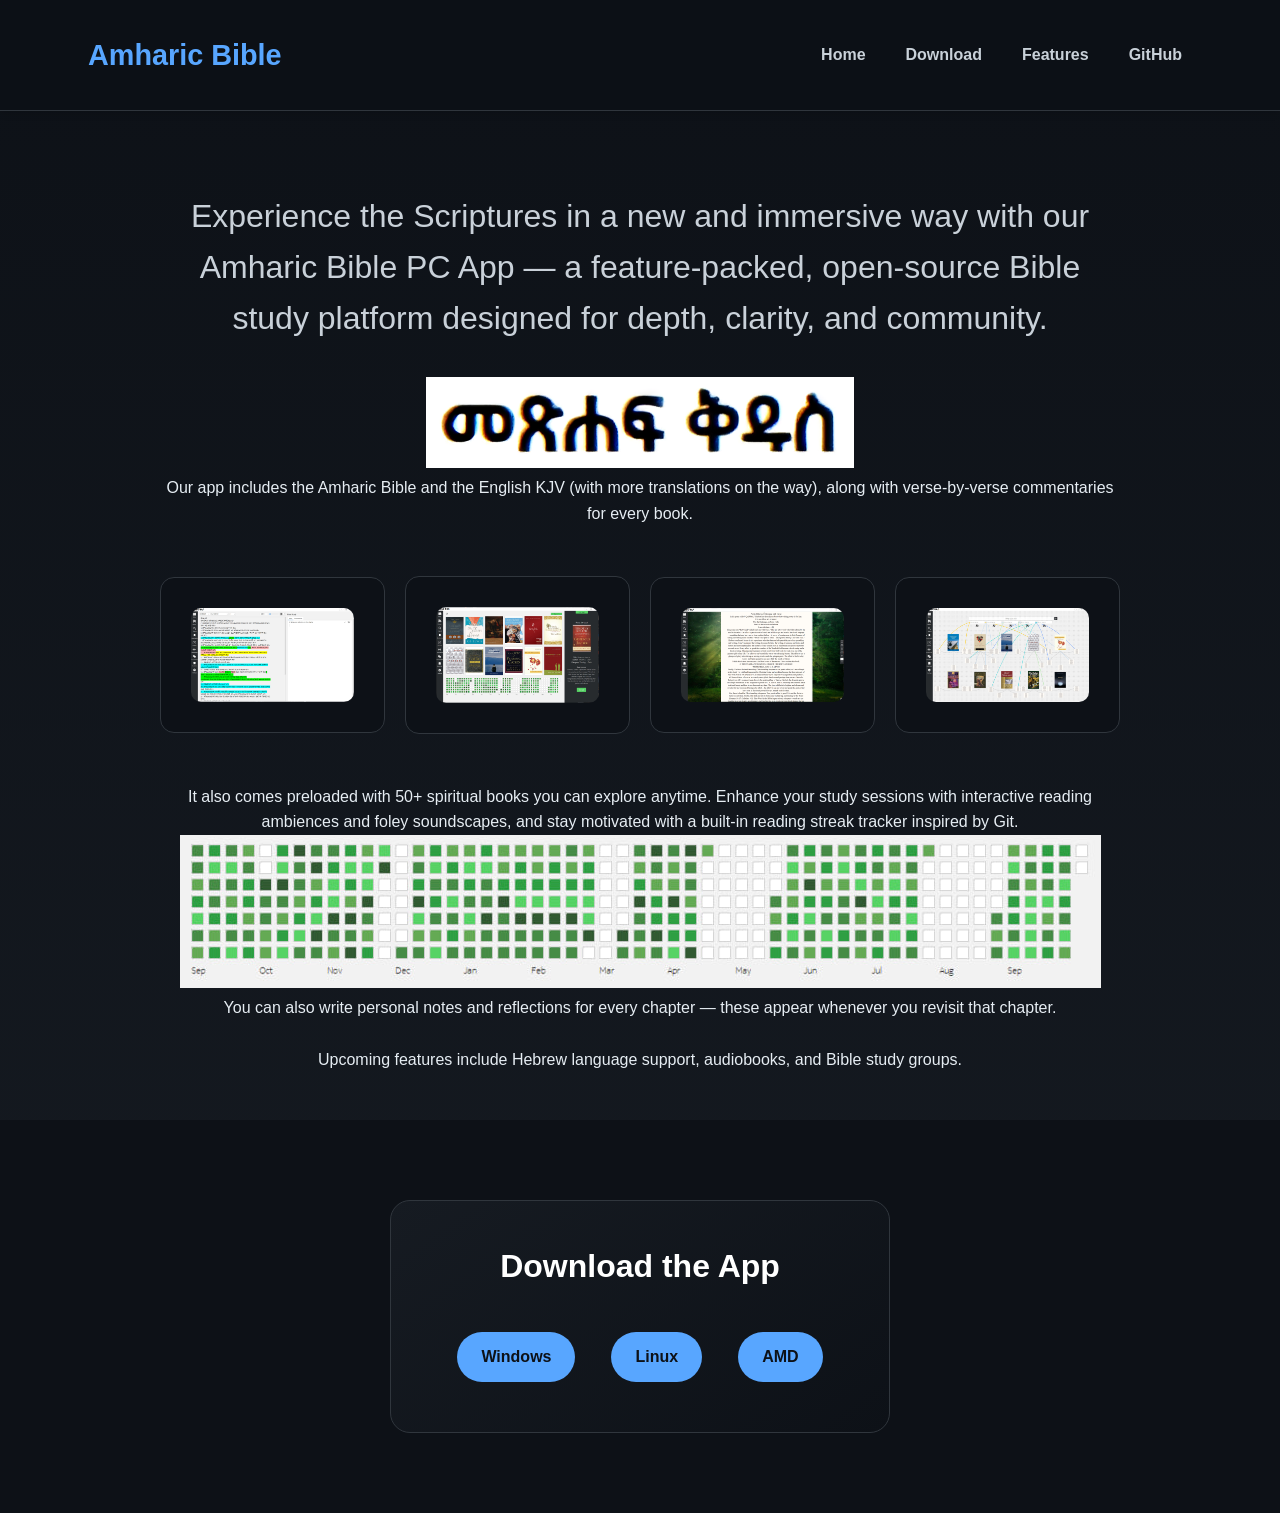
<file: index.html>
<!DOCTYPE html>
<html lang="en">

<head>
    <meta charset="UTF-8">
    <meta name="viewport" content="width=device-width, initial-scale=1.0">
    <title>Amharic Bible Download Site</title>
    <link rel="stylesheet" href="styles.css">
</head>

<body>

    <!-- NAVBAR -->
    <header class="navbar">
        <div class="nav-container">
            <h1 class="logo">Amharic Bible</h1>
            <nav class="nav-links">
                <a href="index.html">Home</a>
                <a href="download.html">Download</a>
                <a href="features.html">Features</a>
                <a href="https://github.com/Bonsa-Dereje/Amharic-Bible-PC" target="_blank">GitHub</a>
            </nav>
        </div>
    </header>

    <!-- LANDING -->
    <section class="landing">
        <div class="landingSection">

            <p class="intro-text">
                Experience the Scriptures in a new and immersive way with our Amharic Bible PC App — a feature-packed,
                open-source Bible study platform designed for depth, clarity, and community.
            </p>

            <img src="./assets/title.png" alt="App Title Name" class="title-image">

            <p class="description">
                Our app includes the Amharic Bible and the English KJV (with more translations on the way), along with
                verse-by-verse commentaries for every book.
            </p>

            <!-- SCREENSHOT TILES -->
            <div class="tile-grid">
                <div class="tile"><img src="assets/appLanding.jpg" alt="Screenshot 1"></div>
                <div class="tile"><img src="assets/libraryTab.jpg" alt="Screenshot 2"></div>
                <div class="tile"><img src="assets/scs4.jpg" alt="Screenshot 3"></div>
                <div class="tile"><img src="assets/nodes.jpg" alt="Screenshot 4"></div>
            </div>

            <p class="description">
                It also comes preloaded with 50+ spiritual books you can explore anytime. Enhance your study sessions
                with interactive reading ambiences and foley soundscapes, and stay motivated with a built-in reading
                streak tracker inspired by Git.
            </p>

            <img src="assets/heatMap.png" alt="Reading Streak Heatmap" class="heatmap">

            <p class="description">
                You can also write personal notes and reflections for every chapter — these appear whenever you revisit
                that chapter.
                <br><br>
                Upcoming features include Hebrew language support, audiobooks, and Bible study groups.
            </p>

        </div>
    </section>

    <!-- DOWNLOAD -->
    <section class="download-section">
        <div class="download-card">
            <h2>Download the App</h2>
            <div class="download-links">
                <a href="download.html">Windows</a>
                <a href="download.html">Linux</a>
                <a href="download.html">AMD</a>
            </div>
        </div>
    </section>

    <!-- NEWSLETTER POPUP -->
    <div class="popup-overlay" id="newsletterPopup">
        <div class="popup-content">
            <span class="close-btn" id="closePopup">&times;</span>
            <h3>Stay Updated!</h3>
            <p>Sign up for our newsletter to get the latest updates on Amharic Bible translations and features.</p>
            <form class="download-form" style="margin: 0; display: block;">
                <input type="email" placeholder="Enter your email" required
                    style="width: 100%; margin-bottom: 10px; padding: 10px; border-radius: 6px; border: 1px solid #30363d; background: #0d1117; color: #fff;">
                <button type="submit" class="btn-primary" style="width: 100%;">Sign Up</button>
            </form>
        </div>
    </div>
</body>

</html>
<script>
    const links = document.querySelectorAll('.download-links a');
    links.forEach(link => {
        link.addEventListener('click', () => {
            alert('Redirecting to download page...');
        });
    });
    setTimeout(() => {
        document.getElementById('newsletterPopup').style.display = 'flex';
    }, 5000);

    document.getElementById('closePopup').addEventListener('click', () => {
        document.getElementById('newsletterPopup').style.display = 'none';
    });
</script>
</file>
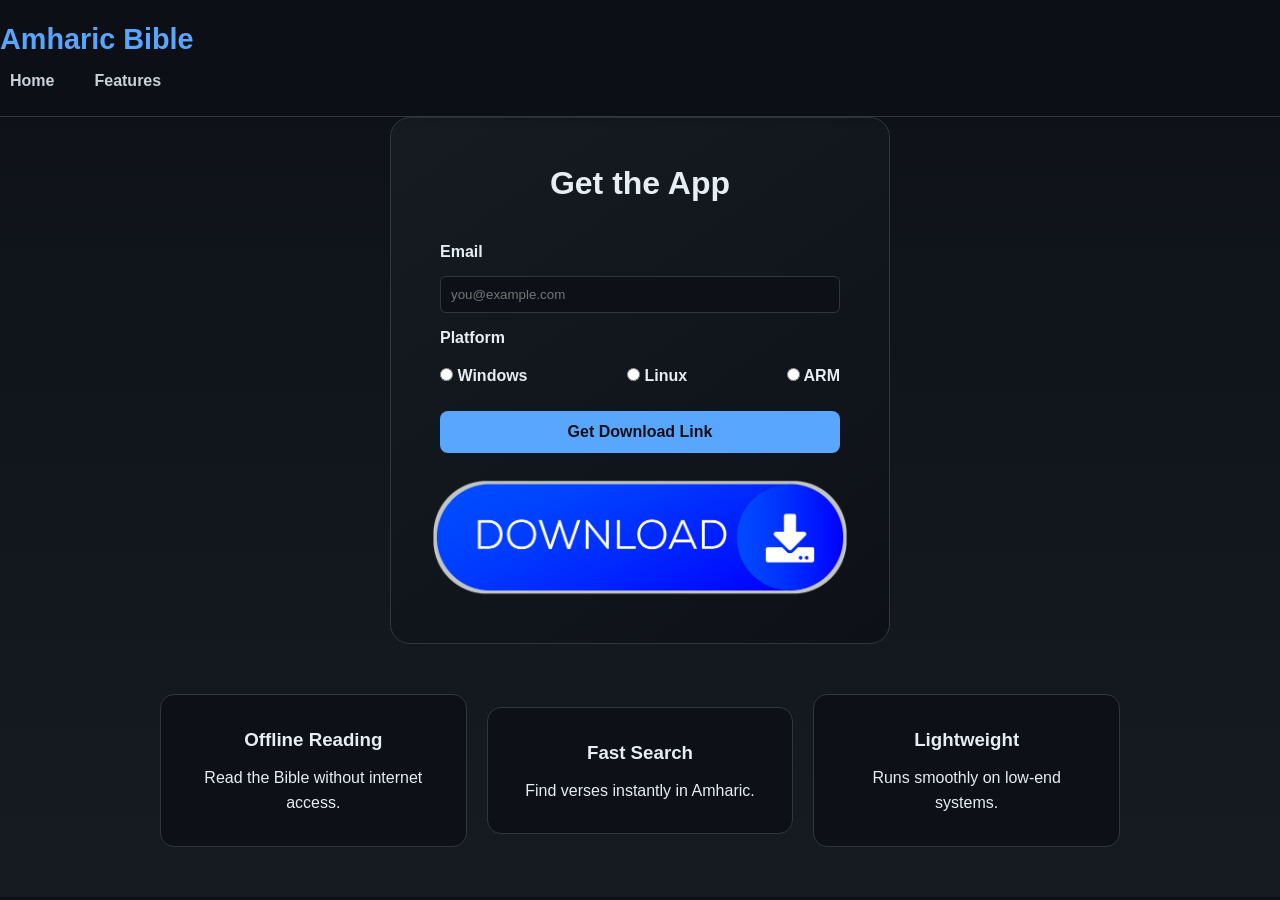
<file: download.html>
<!doctype html>
<html lang="en">

<head>
    <meta charset="UTF-8" />
    <meta name="viewport" content="width=device-width, initial-scale=1.0" />
    <title>Amharic Bible</title>
    <link rel="stylesheet" href="styles.css" />
</head>

<body>

    <!-- NAV BAR -->
    <header class="navbar">
        <div class="nav-left">
            <h1 class="logo">Amharic Bible</h1>
        </div>
        <nav class="nav-right">
            <a href="index.html" class="nav-link">Home</a>
            <a href="features.html" class="nav-link">Features</a>
        </nav>
    </header>

    <!-- MAIN CONTENT -->
    <main class="container">

        <!-- DOWNLOAD TILE -->
        <section class="tile download-tile">
            <h2>Get the App</h2>

            <form class="download-form">
                <label>Email</label>
                <input type="email" name="email" placeholder="you@example.com" required />

                <label>Platform</label>
                <div class="radio-group">
                    <label><input type="radio" name="platform" value="Windows" required /> Windows</label>
                    <label><input type="radio" name="platform" value="Linux" /> Linux</label>
                    <label><input type="radio" name="platform" value="ARM" /> ARM</label>
                </div>

                <button type="submit" class="btn-primary">
                    Get Download Link
                </button>
            </form>

            <img src="./assets/download.png" alt="Download the App" class="download-image" />
        </section>

        <!-- FEATURE TILES -->
        <section class="tiles-row">
            <div class="tile feature-tile">
                <h3>Offline Reading</h3>
                <p>Read the Bible without internet access.</p>
            </div>

            <div class="tile feature-tile">
                <h3>Fast Search</h3>
                <p>Find verses instantly in Amharic.</p>
            </div>

            <div class="tile feature-tile">
                <h3>Lightweight</h3>
                <p>Runs smoothly on low-end systems.</p>
            </div>
        </section>

    </main>

    <script>
        document.querySelector('.download-form').addEventListener('submit', (e) => {
            e.preventDefault();
            alert('Thank you! The download link has been sent to your email.');
        });
    </script>
</body>

</html>
</file>
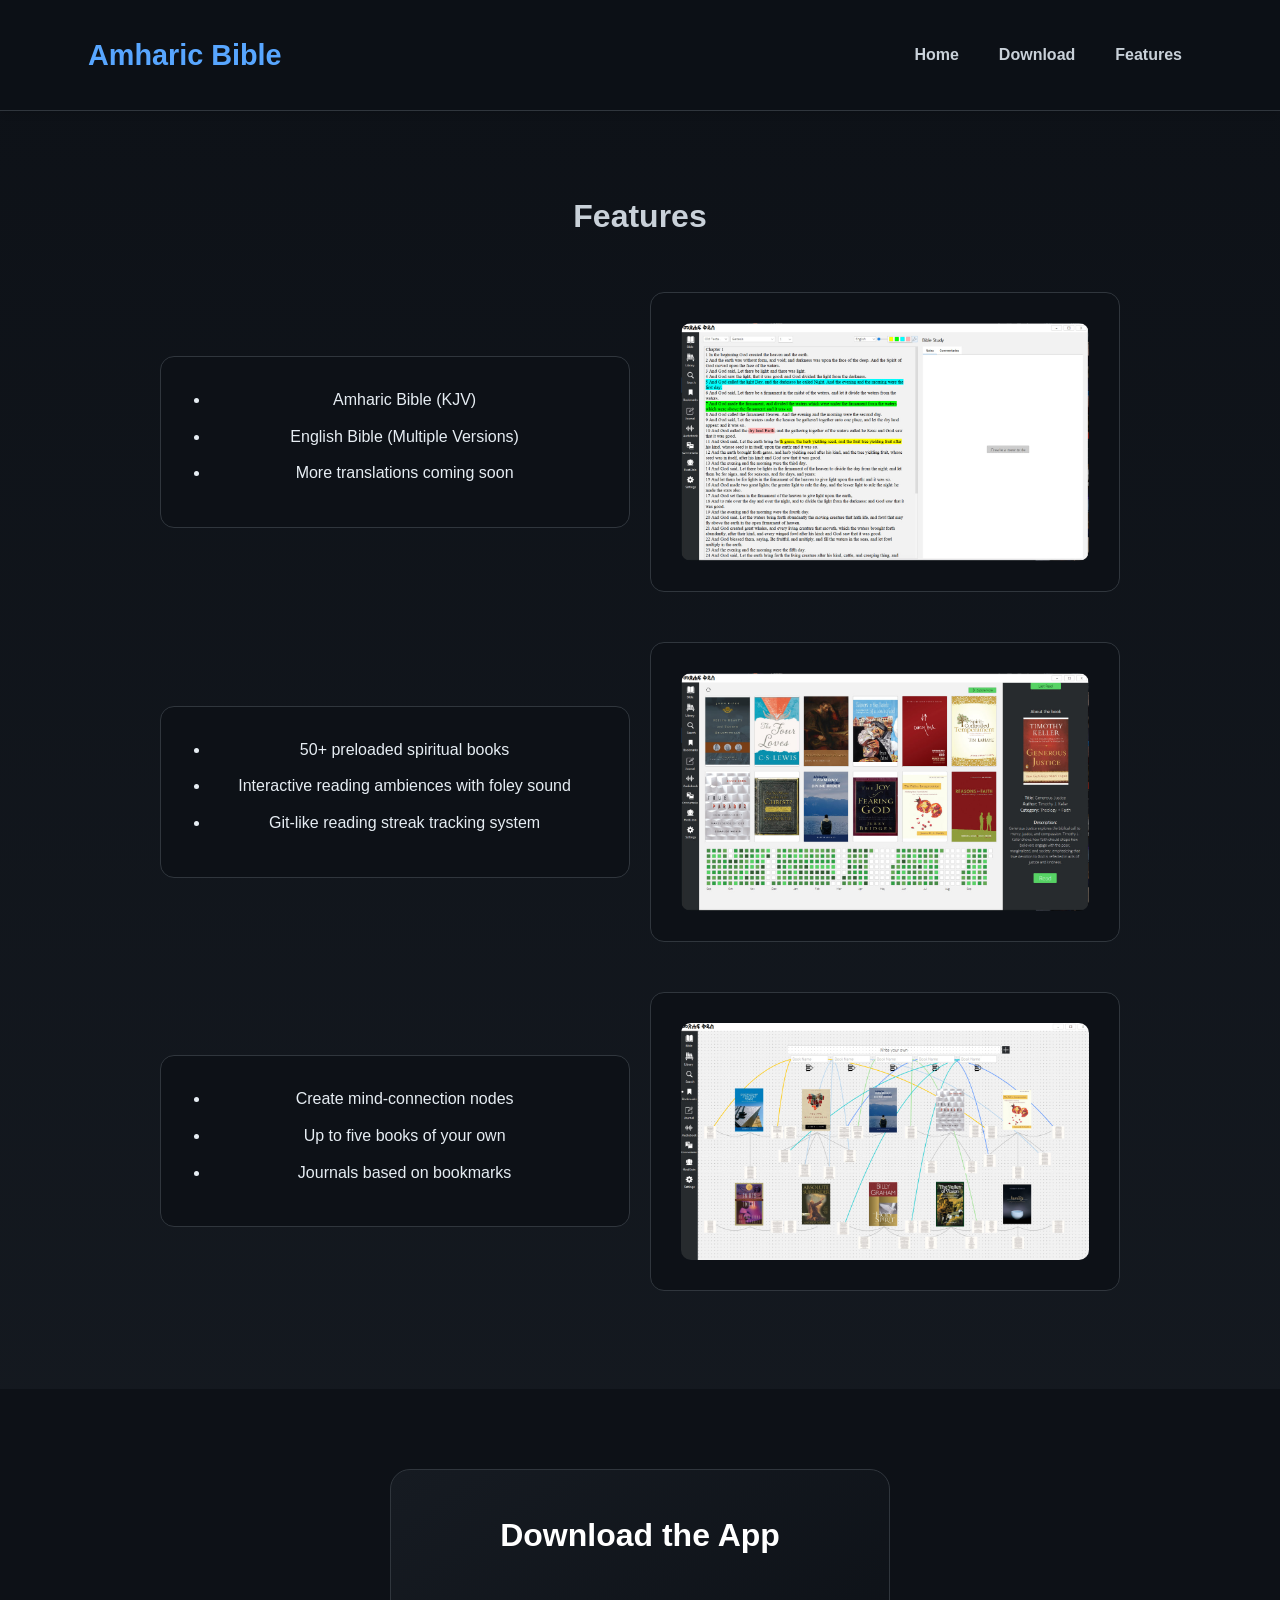
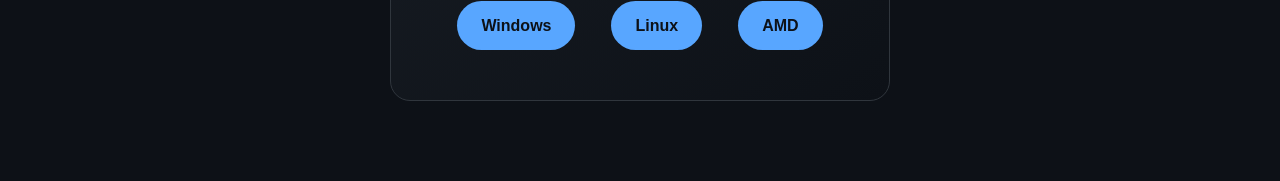
<file: features.html>
<!DOCTYPE html>
<html lang="en">
<head>
    <meta charset="UTF-8">
    <meta name="viewport" content="width=device-width, initial-scale=1.0">
    <title>Features | Amharic Bible</title>
    <link rel="stylesheet" href="styles.css">
</head>
<body>

<!-- NAVBAR -->
<header class="navbar">
    <div class="nav-container">
        <h1 class="logo">Amharic Bible</h1>
        <nav class="nav-links">
            <a href="index.html" class="nav-link">Home</a>
            <a href="download.html" class="nav-link">Download</a>
            <a href="features.html" class="nav-link active">Features</a>
        </nav>
    </div>
</header>

<!-- FEATURES SECTION -->
<section class="landing">
    <div class="landingSection">
        <h2 class="intro-text">Features</h2>

        <!-- FEATURE 1 -->
        <div class="tile-grid">
            <div class="tile feature-tile">
                <ul>
                    <li>Amharic Bible (KJV)</li>
                    <li>English Bible (Multiple Versions)</li>
                    <li>More translations coming soon</li>
                </ul>
            </div>
            <div class="tile feature-image">
                <img src="./assets/applandingEng.jpg" alt="English Bible Version">
            </div>
        </div>

        <!-- FEATURE 2 -->
        <div class="tile-grid">
            <div class="tile feature-tile">
                <ul>
                    <li>50+ preloaded spiritual books</li>
                    <li>Interactive reading ambiences with foley sound</li>
                    <li>Git-like reading streak tracking system</li>
                </ul>
            </div>
            <div class="tile feature-image">
                <img src="./assets/libraryTab.jpg" alt="Library Tab">
            </div>
        </div>

        <!-- FEATURE 3 -->
        <div class="tile-grid">
            <div class="tile feature-tile">
                <ul>
                    <li>Create mind-connection nodes</li>
                    <li>Up to five books of your own</li>
                    <li>Journals based on bookmarks</li>
                </ul>
            </div>
            <div class="tile feature-image">
                <img src="./assets/nodes.jpg" alt="Nodes Feature">
            </div>
        </div>

    </div>
</section>

<!-- DOWNLOAD SECTION -->
<section class="download-section">
    <div class="download-card">
        <h2>Download the App</h2>
        <div class="download-links">
            <a href="download.html" class="download-btn">Windows</a>
            <a href="download.html" class="download-btn">Linux</a>
            <a href="download.html" class="download-btn">AMD</a>
        </div>
    </div>
</section>

</body>
</html>
</file>
<file: styles.css>
* {
    margin: 0;
    padding: 0;
    box-sizing: border-box;
    font-family: 'Segoe UI', Tahoma, Geneva, Verdana, sans-serif;
}

body {
    background: linear-gradient(180deg, #0d1117, #161b22);
    color: #e6edf3;
    line-height: 1.6;
}

.navbar {
    position: sticky;
    top: 0;
    z-index: 1000;
    background: rgba(13, 17, 23, 0.9);
    backdrop-filter: blur(10px);
    border-bottom: 1px solid #30363d;
    padding: 1rem 0;
    box-shadow: 0 4px 6px rgba(0,0,0,0.1);
}

.nav-container {
    width: 90%;
    max-width: 1200px;
    margin: 0 auto;
    padding: 16px 24px;
    display: flex;
    justify-content: space-between;
    align-items: center;
}

.logo {
    font-size: 1.8rem;
    font-weight: bold;
    color: #58a6ff;
}

.nav-links,
.nav-right {
    display: flex;
    gap: 20px;
}

.nav-links a,
.nav-link {
    text-decoration: none;
    color: #c9d1d9;
    font-weight: 600;
    position: relative;
    padding: 6px 10px;
    border-radius: 6px;
    transition: background 0.3s, color 0.3s;
}

.nav-links a::after {
    content: "";
    position: absolute;
    width: 0;
    height: 2px;
    left: 0;
    bottom: -6px;
    background: #58a6ff;
    transition: width 0.3s ease;
}

.nav-links a:hover::after {
    width: 100%;
}

.nav-link:hover {
    background: rgba(255, 255, 255, 0.1);
}

.container,
.landingSection {
    max-width: 1000px;
    margin: auto;
    padding: 0 20px;
    text-align: center;
}

.landing {
    padding: 80px 20px 3rem;
}

.intro-text {
    font-size: 2rem;
    margin-bottom: 2rem;
    color: #c9d1d9;
}

.tile-grid,
.tiles-row {
    display: grid;
    grid-template-columns: repeat(auto-fit, minmax(220px, 1fr));
    gap: 20px;
    margin: 50px 0;
    align-items: center;
    justify-content: center;
}

.tile {
    border-radius: 14px;
    overflow: hidden;
    background: #0d1117;
    border: 1px solid #30363d;
    padding: 30px;
    transition: transform 0.3s ease, box-shadow 0.3s ease;
}

.tile img {
    width: 100%;
    height: 100%;
    display: block;
    border-radius: 10px;
    object-fit: cover;
}

.tile:hover {
    transform: translateY(-8px) scale(1.02);
    box-shadow: 0 20px 40px rgba(88, 166, 255, 0.25);
}

.feature-tile h3 {
    margin-bottom: 10px;
}

.feature-tile ul {
    list-style-type: disc;
    padding-left: 1.2rem;
}

.feature-tile li {
    margin-bottom: 0.7rem;
    font-size: 1rem;
}

.download-section {
    padding: 80px 20px;
    background: #0d1117;
    color: white;
    text-align: center;
}

.download-card,
.download-tile {
    max-width: 500px;
    margin: auto;
    padding: 40px;
    background: linear-gradient(145deg, #161b22, #0d1117);
    border-radius: 20px;
    border: 1px solid #30363d;
    text-align: center;
}

.download-card h2,
.download-tile h2 {
    margin-bottom: 30px;
    font-size: 2rem;
}

.download-links {
    display: flex;
    gap: 1rem;
    justify-content: center;
    flex-wrap: wrap;
}

.download-links a {
    display: inline-block;
    margin: 10px;
    padding: 12px 24px;
    border-radius: 30px;
    text-decoration: none;
    color: #0d1117;
    background: #58a6ff;
    font-weight: 600;
    transition: transform 0.2s ease, box-shadow 0.2s ease;
}

.download-links a:hover {
    transform: translateY(-3px);
    box-shadow: 0 10px 25px rgba(88, 166, 255, 0.4);
}

.download-form {
    display: flex;
    flex-direction: column;
    gap: 12px;
    max-width: 400px;
    margin: 0 auto 20px;
}

.download-form label {
    font-weight: bold;
    text-align: left;
}

.download-form input[type="email"] {
    padding: 10px;
    border-radius: 6px;
    border: 1px solid #30363d;
    background: #0d1117;
    color: #e6edf3;
}

.radio-group {
    display: flex;
    justify-content: space-between;
}

.btn-primary {
    margin-top: 10px;
    padding: 12px;
    border: none;
    border-radius: 8px;
    background: #58a6ff;
    color: #0d1117;
    font-size: 16px;
    font-weight: 600;
    cursor: pointer;
    transition: background 0.3s, transform 0.2s;
}

.btn-primary:hover {
    background: #3b8cff;
    transform: translateY(-2px);
}

@media (max-width: 768px) {
    .tile-grid {
        grid-template-columns: 1fr;
    }
}

/* Newsletter Popup */
.popup-overlay {
    display: none;
    position: fixed;
    top: 0;
    left: 0;
    width: 100%;
    height: 100%;
    background: rgba(0, 0, 0, 0.7);
    z-index: 2000;
    justify-content: center;
    align-items: center;
}

.popup-content {
    background: linear-gradient(145deg, #161b22, #0d1117);
    padding: 30px;
    border-radius: 15px;
    border: 1px solid #30363d;
    text-align: center;
    width: 90%;
    max-width: 400px;
    box-shadow: 0 20px 50px rgba(0,0,0,0.5);
    position: relative;
    color: #e6edf3;
}

.popup-content h3 {
    margin-bottom: 15px;
    color: #58a6ff;
}

.popup-content p {
    margin-bottom: 20px;
    font-size: 0.95rem;
}

.close-btn {
    position: absolute;
    top: 10px;
    right: 15px;
    font-size: 24px;
    cursor: pointer;
    color: #8b949e;
}

.close-btn:hover {
    color: #e6edf3;
}
</file>
